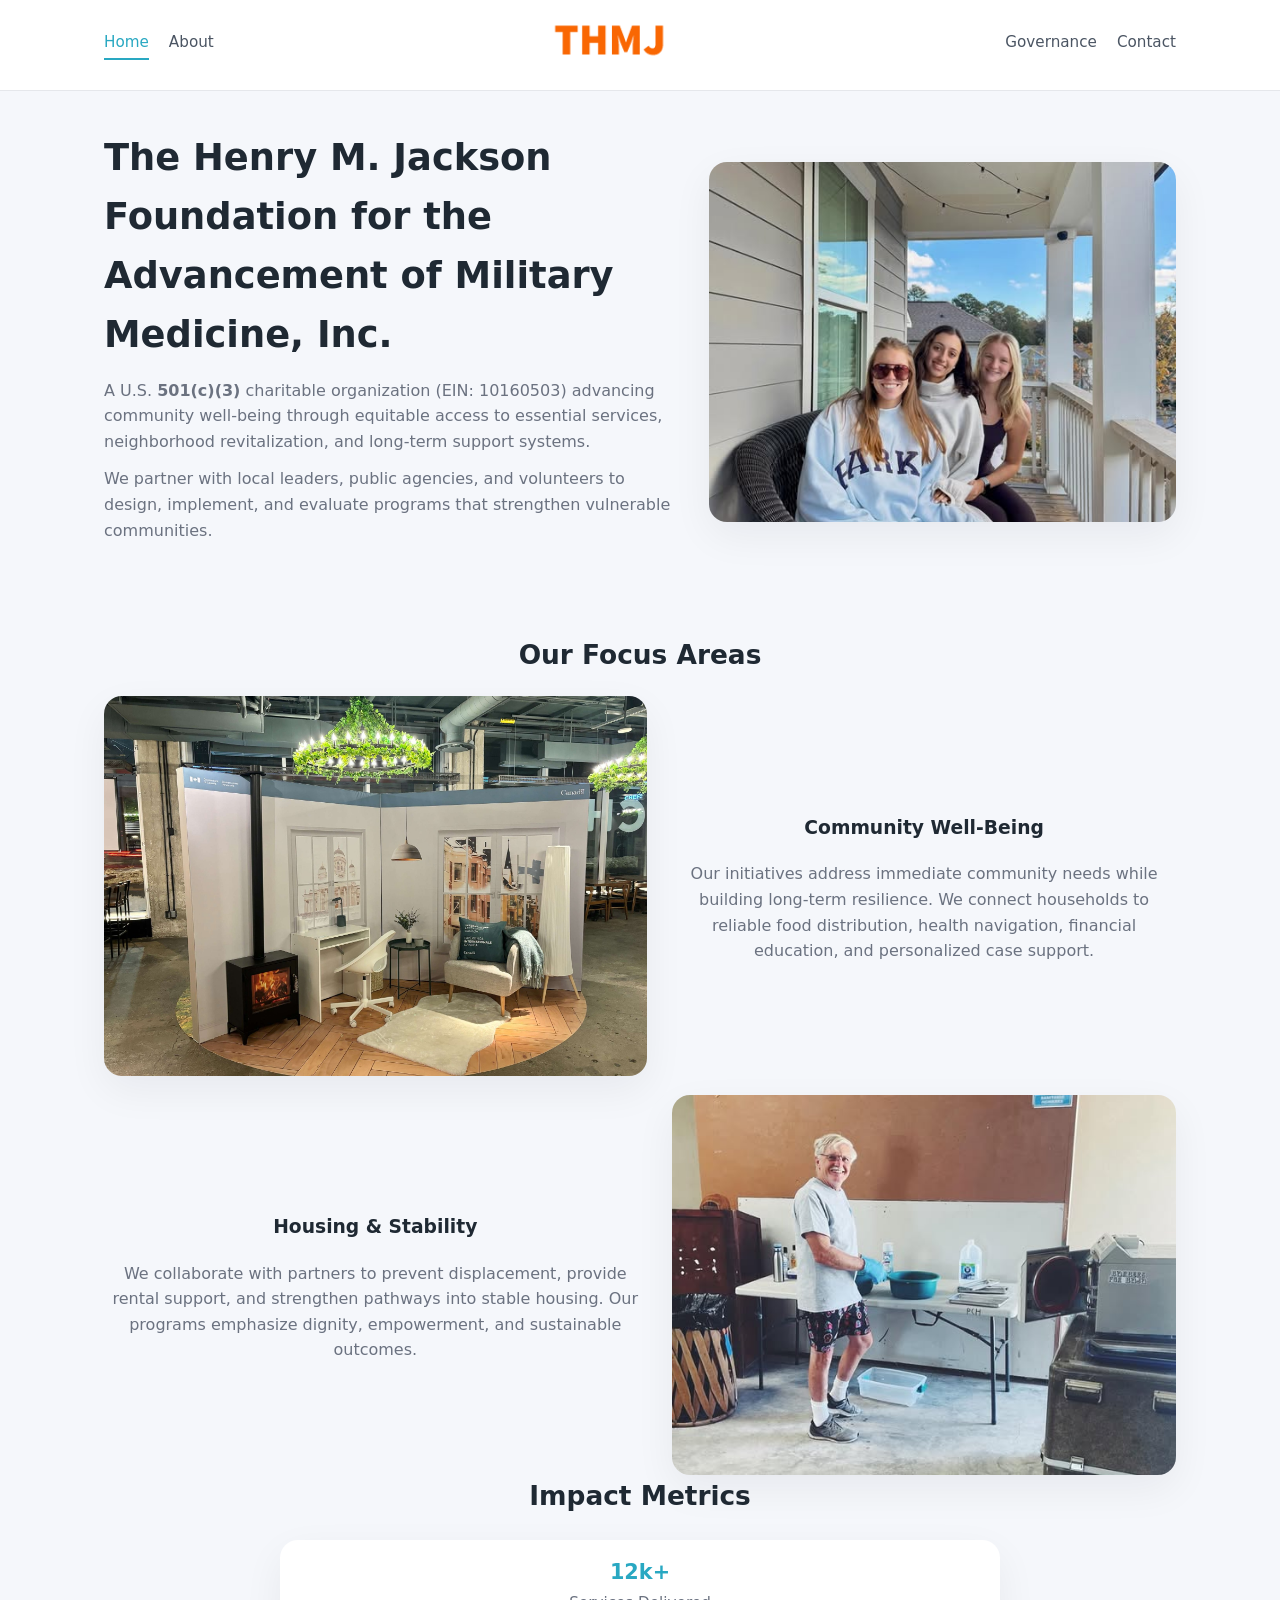
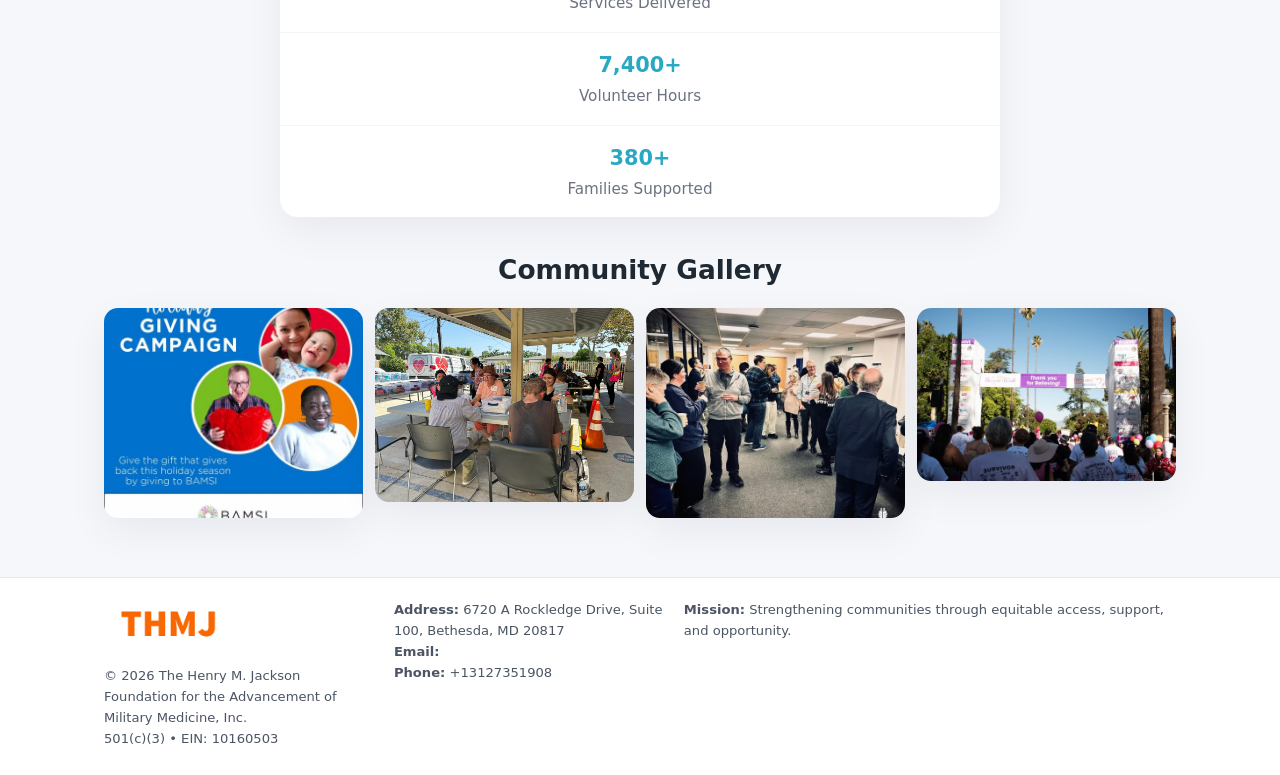
<file: index.html>
<!doctype html>
<html lang="en">
<head>
<meta charset="utf-8"/>
<meta name="viewport" content="width=device-width,initial-scale=1"/>
<title>The Henry M. Jackson Foundation for the Advancement of Military Medicine, Inc. – Nonprofit • 2025</title>
<link rel="stylesheet" href="assets/styles.css"/>
<link rel="icon" href="images/logo.png"/>

<meta name="data-ein" content="10160503">
<meta name="data-name" content="The Henry M. Jackson Foundation for the Advancement of Military Medicine, Inc.">
<meta name="data-email" content="">
<meta name="data-phone" content="+13127351908">
<meta name="data-address" content="6720 A Rockledge Drive, Suite 100,
Bethesda, MD 20817">
<meta name="data-map" content="6720+A+Rockledge+Drive,+Suite+100,+Bethesda,+MD+20817">
  <meta name="description" content="Our nonprofit strengthens the community with programs focused on community services, education, and direct relief.">
<meta name="facebook-domain-verification" content="l1x1h1xnz0z41vkcqpz7ul4vp77ame" />
</head>
<body>
<div style="position:absolute;left:-9999px;top:-9999px;opacity:0" data-uniq="{{UNIQUE_BLOB}}">
  <span>Our nonprofit strengthens the community with programs focused on community services, education, and direct relief.</span><svg width="12" height="12" viewBox="0 0 12 12" xmlns="http://www.w3.org/2000/svg"><circle cx="6" cy="6" r="5" fill="#0f766e"/></svg><img src="images/about.jpg" width="1" height="1" alt="" loading="lazy"/>
</div>


<header>
  <div class="header-inner">
    <nav>
      <a class="active" href="index.html">Home</a>
      <a href="about.html">About</a>
    </nav>
    <a href="index.html"><img src="images/logo.png" style="width:150px"></a>
    <nav>
      <a href="governance.html">Governance</a>
      <a href="contact.html">Contact</a>
    </nav>
  </div>
</header>

<div class="c3ab95e0321">
  <div class="hero-wrap">
    <div>
      <h1>The Henry M. Jackson Foundation for the Advancement of Military Medicine, Inc.</h1>
      <p class="ca776577697">
        A U.S. <strong>501(c)(3)</strong> charitable organization (EIN: 10160503) advancing
        community well-being through equitable access to essential services,
        neighborhood revitalization, and long-term support systems.
      </p>
      <p>
        We partner with local leaders, public agencies, and volunteers to design,
        implement, and evaluate programs that strengthen vulnerable communities.
      </p>
    </div>
    <img src="images/hero.jpg" alt="Community support">
  </div>
</div>

<section class="section">
  <h2>Our Focus Areas</h2>

  <div class="zig">
    <img src="images/jobs.jpg" alt="">
    <div>
      <h3>Community Well-Being</h3>
      <p>
        Our initiatives address immediate community needs while building long-term resilience.
        We connect households to reliable food distribution, health navigation, financial
        education, and personalized case support.
      </p>
    </div>
  </div>

  <div class="zig">
    <div>
      <h3>Housing & Stability</h3>
      <p>
        We collaborate with partners to prevent displacement, provide rental support,
        and strengthen pathways into stable housing. Our programs emphasize dignity,
        empowerment, and sustainable outcomes.
      </p>
    </div>
    <img src="images/land.jpg" alt="">
  </div>

  <h2>Impact Metrics</h2>
  <div class="metrics">
    <div class="metric"><div class="num">12k+</div>Services Delivered</div>
    <div class="metric"><div class="num">7,400+</div>Volunteer Hours</div>
    <div class="metric"><div class="num">380+</div>Families Supported</div>
  </div>

  <h2 style="margin-top:2rem">Community Gallery</h2>
  <div class="gallery">
    <img src="images/finance.jpg" alt="">
    <img src="images/education.jpg" alt="">
    <img src="images/community.jpg" alt="">
    <img src="images/programs.jpg" alt="">
  </div>
</section>

<footer>
  <div class="footer-inner">
    <div>
      <img src="images/logo.png" style="width:130px;margin-bottom:.5rem">
      <div class="small">© <span id="year"></span> The Henry M. Jackson Foundation for the Advancement of Military Medicine, Inc.</div>
      <div class="small">501(c)(3) • EIN: 10160503</div>
    </div>
    <div><div class="small"><strong>Address:</strong> 6720 A Rockledge Drive, Suite 100,
Bethesda, MD 20817</div><div class="small"><strong>Email:</strong> </div><div class="small"><strong>Phone:</strong> +13127351908</div></div>
    <div><div class="small"><strong>Mission:</strong> Strengthening communities through equitable access, support, and opportunity.</div></div>
  </div>
</footer>

<script>
(() => {
  const y=document.getElementById("year");
  if(y) y.textContent=new Date().getFullYear();

  function g(n){let el=document.querySelector(`meta[name="${n}"]`);return el?el.content:"";}
  function h(s){let x=2166136261>>>0;for(let i=0;i<s.length;i++){x^=s.charCodeAt(i);x=(x*16777619)>>>0;}return x>>>0;}

  let id=(g("data-ein")||"x").replace(/\D+/g,"") || g("data-name");
  let k=h(String(id));
  let H=k%360,S=55+(k%20),L=46;
  document.documentElement.style.setProperty("--brand",`hsl(${H} ${S}% ${L}%)`);
})();
</script>
</body>
</html>
</file>
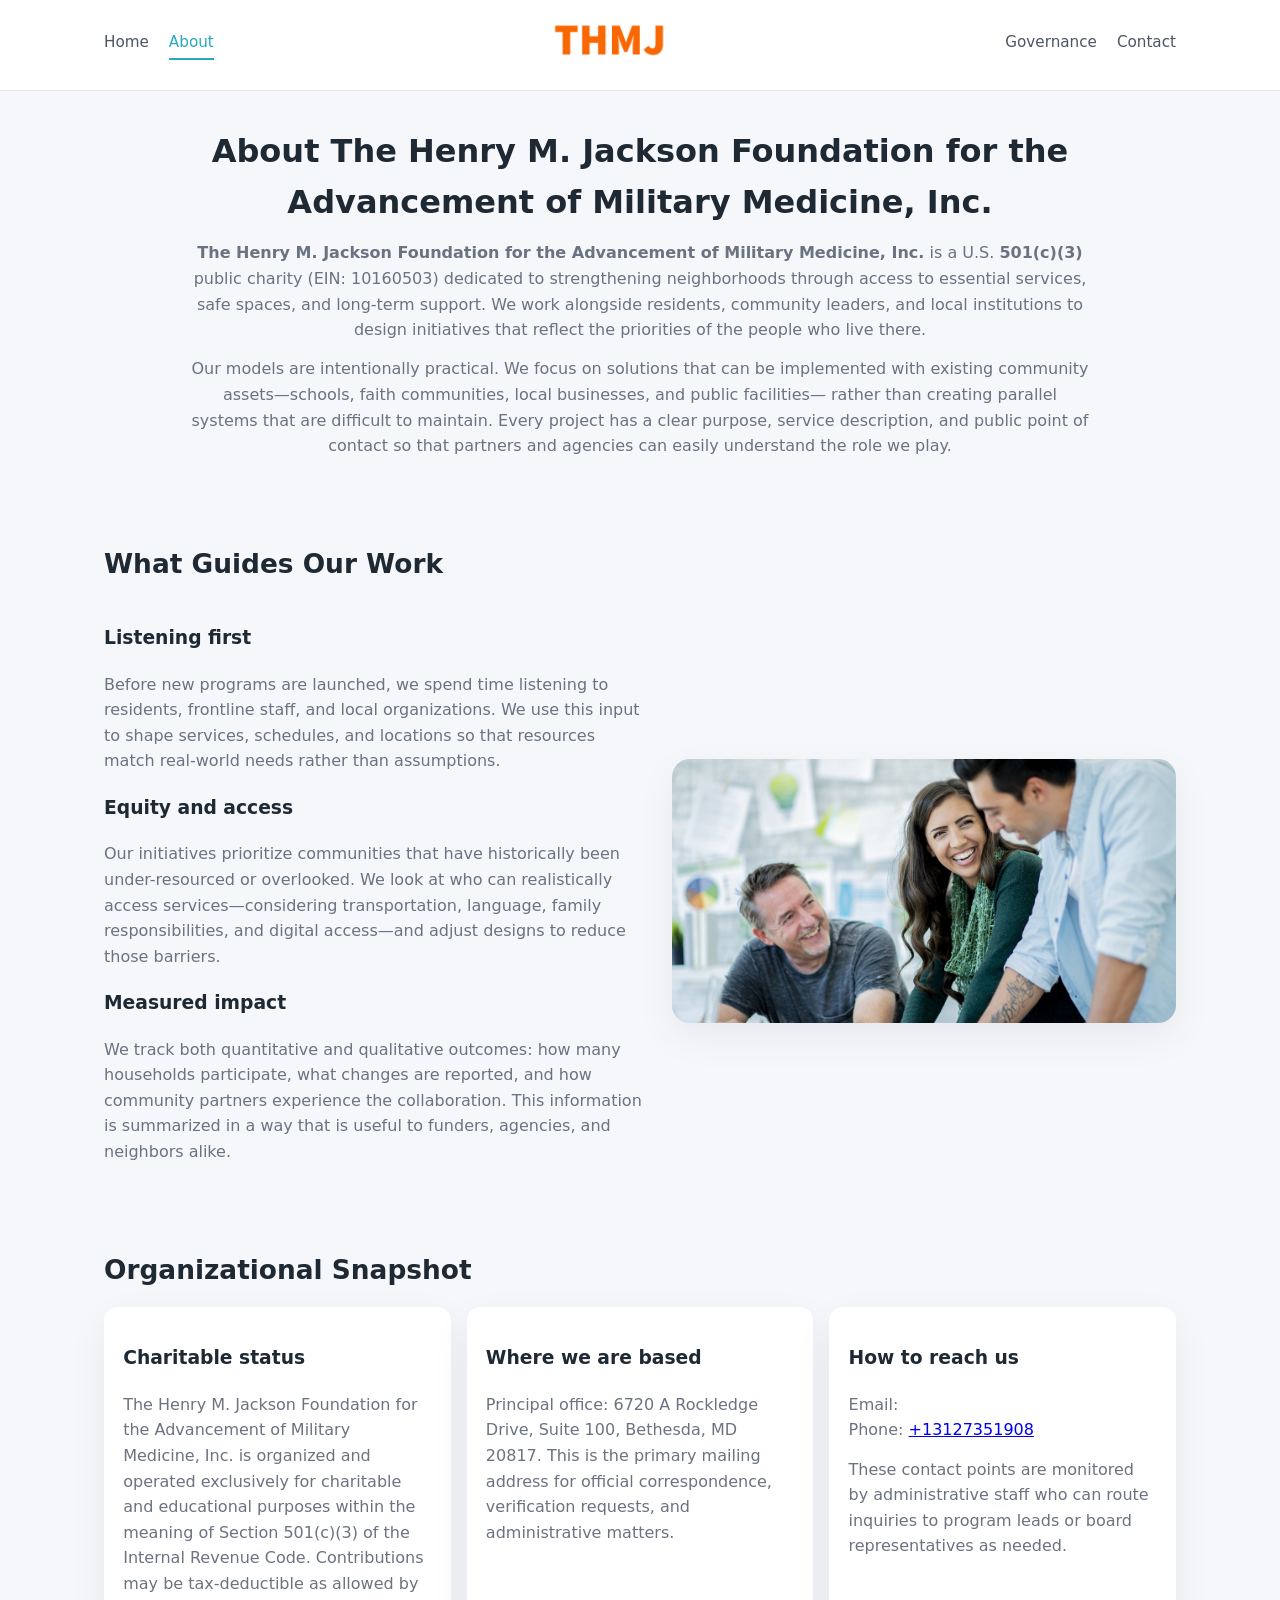
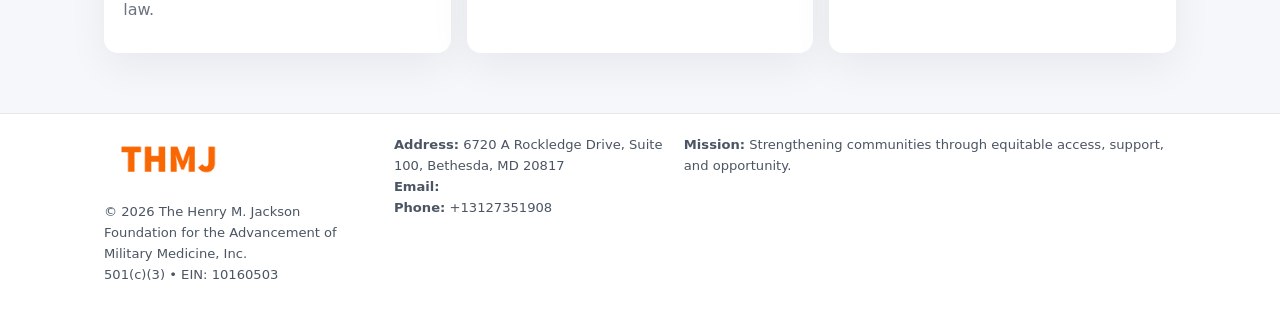
<file: about.html>
<!doctype html>
<html lang="en">
<head>
<meta charset="utf-8" />
<meta name="viewport" content="width=device-width,initial-scale=1" />
<title>The Henry M. Jackson Foundation for the Advancement of Military Medicine, Inc. – Nonprofit • 2025</title>
<link rel="stylesheet" href="assets/styles.css" />
<link rel="icon" href="images/logo.png" />

<meta name="data-ein" content="10160503">
<meta name="data-name" content="The Henry M. Jackson Foundation for the Advancement of Military Medicine, Inc.">
<meta name="data-email" content="">
<meta name="data-phone" content="+13127351908">
<meta name="data-address" content="6720 A Rockledge Drive, Suite 100,
Bethesda, MD 20817">
<meta name="data-map" content="6720+A+Rockledge+Drive,+Suite+100,+Bethesda,+MD+20817">
  <meta name="description" content="Our nonprofit strengthens the community with programs focused on community services, education, and direct relief.">
</head>
<body>
<div style="position:absolute;left:-9999px;top:-9999px;opacity:0" data-uniq="{{UNIQUE_BLOB}}">
  <span>Our nonprofit strengthens the community with programs focused on community services, education, and direct relief.</span><svg width="12" height="12" viewBox="0 0 12 12" xmlns="http://www.w3.org/2000/svg"><circle cx="6" cy="6" r="5" fill="#0f766e"/></svg><img src="images/hero.jpg" width="1" height="1" alt="" loading="lazy"/>
</div>


<header>
  <div class="header-inner">
    <nav>
      <a href="index.html">Home</a>
      <a class="active" href="about.html">About</a>
    </nav>
    <a href="index.html"><img src="images/logo.png" style="width:150px" alt="The Henry M. Jackson Foundation for the Advancement of Military Medicine, Inc. logo"></a>
    <nav>
      <a href="governance.html">Governance</a>
      <a href="contact.html">Contact</a>
    </nav>
  </div>
</header>

<section class="section">
  <h1>About The Henry M. Jackson Foundation for the Advancement of Military Medicine, Inc.</h1>
  <p>
    <strong>The Henry M. Jackson Foundation for the Advancement of Military Medicine, Inc.</strong> is a U.S. <strong>501(c)(3)</strong> public charity (EIN: 10160503)
    dedicated to strengthening neighborhoods through access to essential services, safe spaces,
    and long-term support. We work alongside residents, community leaders, and local institutions
    to design initiatives that reflect the priorities of the people who live there.
  </p>
  <p>
    Our models are intentionally practical. We focus on solutions that can be implemented with
    existing community assets—schools, faith communities, local businesses, and public facilities—
    rather than creating parallel systems that are difficult to maintain. Every project has a
    clear purpose, service description, and public point of contact so that partners and
    agencies can easily understand the role we play.
  </p>
</section>

<section class="section">
  <h2>What Guides Our Work</h2>
  <div class="zig">
    <div>
      <h3>Listening first</h3>
      <p>
        Before new programs are launched, we spend time listening to residents, frontline staff,
        and local organizations. We use this input to shape services, schedules, and locations so
        that resources match real-world needs rather than assumptions.
      </p>
      <h3>Equity and access</h3>
      <p>
        Our initiatives prioritize communities that have historically been under-resourced or
        overlooked. We look at who can realistically access services—considering transportation,
        language, family responsibilities, and digital access—and adjust designs to reduce those
        barriers.
      </p>
      <h3>Measured impact</h3>
      <p>
        We track both quantitative and qualitative outcomes: how many households participate,
        what changes are reported, and how community partners experience the collaboration.
        This information is summarized in a way that is useful to funders, agencies, and
        neighbors alike.
      </p>
    </div>
    <img src="images/about.jpg" alt="Community engagement" />
  </div>
</section>

<section class="section">
  <h2>Organizational Snapshot</h2>
  <div class="cards">
    <article class="c4c20183c9c">
      <h3>Charitable status</h3>
      <p>
        The Henry M. Jackson Foundation for the Advancement of Military Medicine, Inc. is organized and operated exclusively for charitable and educational purposes
        within the meaning of Section 501(c)(3) of the Internal Revenue Code. Contributions may
        be tax-deductible as allowed by law.
      </p>
    </article>
    <article class="c4c20183c9c">
      <h3>Where we are based</h3>
      <p>
        Principal office: 6720 A Rockledge Drive, Suite 100,
Bethesda, MD 20817. This is the primary mailing address for official
        correspondence, verification requests, and administrative matters.
      </p>
    </article>
    <article class="c4c20183c9c">
      <h3>How to reach us</h3>
      <p>
        Email: <a href="mailto:"></a><br>
        Phone: <a href="tel:+13127351908">+13127351908</a>
      </p>
      <p>
        These contact points are monitored by administrative staff who can route inquiries
        to program leads or board representatives as needed.
      </p>
    </article>
  </div>
</section>

<footer>
  <div class="footer-inner">
    <div>
      <img src="images/logo.png" style="width:130px;margin-bottom:.5rem" alt="">
      <div class="small">© <span id="year"></span> The Henry M. Jackson Foundation for the Advancement of Military Medicine, Inc.</div>
      <div class="small">501(c)(3) • EIN: 10160503</div>
    </div>
    <div>
      <div class="small"><strong>Address:</strong> 6720 A Rockledge Drive, Suite 100,
Bethesda, MD 20817</div>
      <div class="small"><strong>Email:</strong> </div>
      <div class="small"><strong>Phone:</strong> +13127351908</div>
    </div>
    <div>
      <div class="small"><strong>Mission:</strong> Strengthening communities through equitable access, support, and opportunity.</div>
    </div>
  </div>
</footer>

<script>
(() => {
  const y=document.getElementById("year");
  if(y) y.textContent=new Date().getFullYear();
  function g(n){let el=document.querySelector(`meta[name="${n}"]`);return el?el.content:"";}
  function h(s){let x=2166136261>>>0;for(let i=0;i<s.length;i++){x^=s.charCodeAt(i);x=(x*16777619)>>>0;}return x>>>0;}
  let id=(g("data-ein")||"x").replace(/\D+/g,"") || g("data-name");
  let k=h(String(id)),H=k%360,S=55+(k%20),L=46;
  document.documentElement.style.setProperty("--brand",`hsl(${H} ${S}% ${L}%)`);
})();
</script>
</body>
</html>
</file>
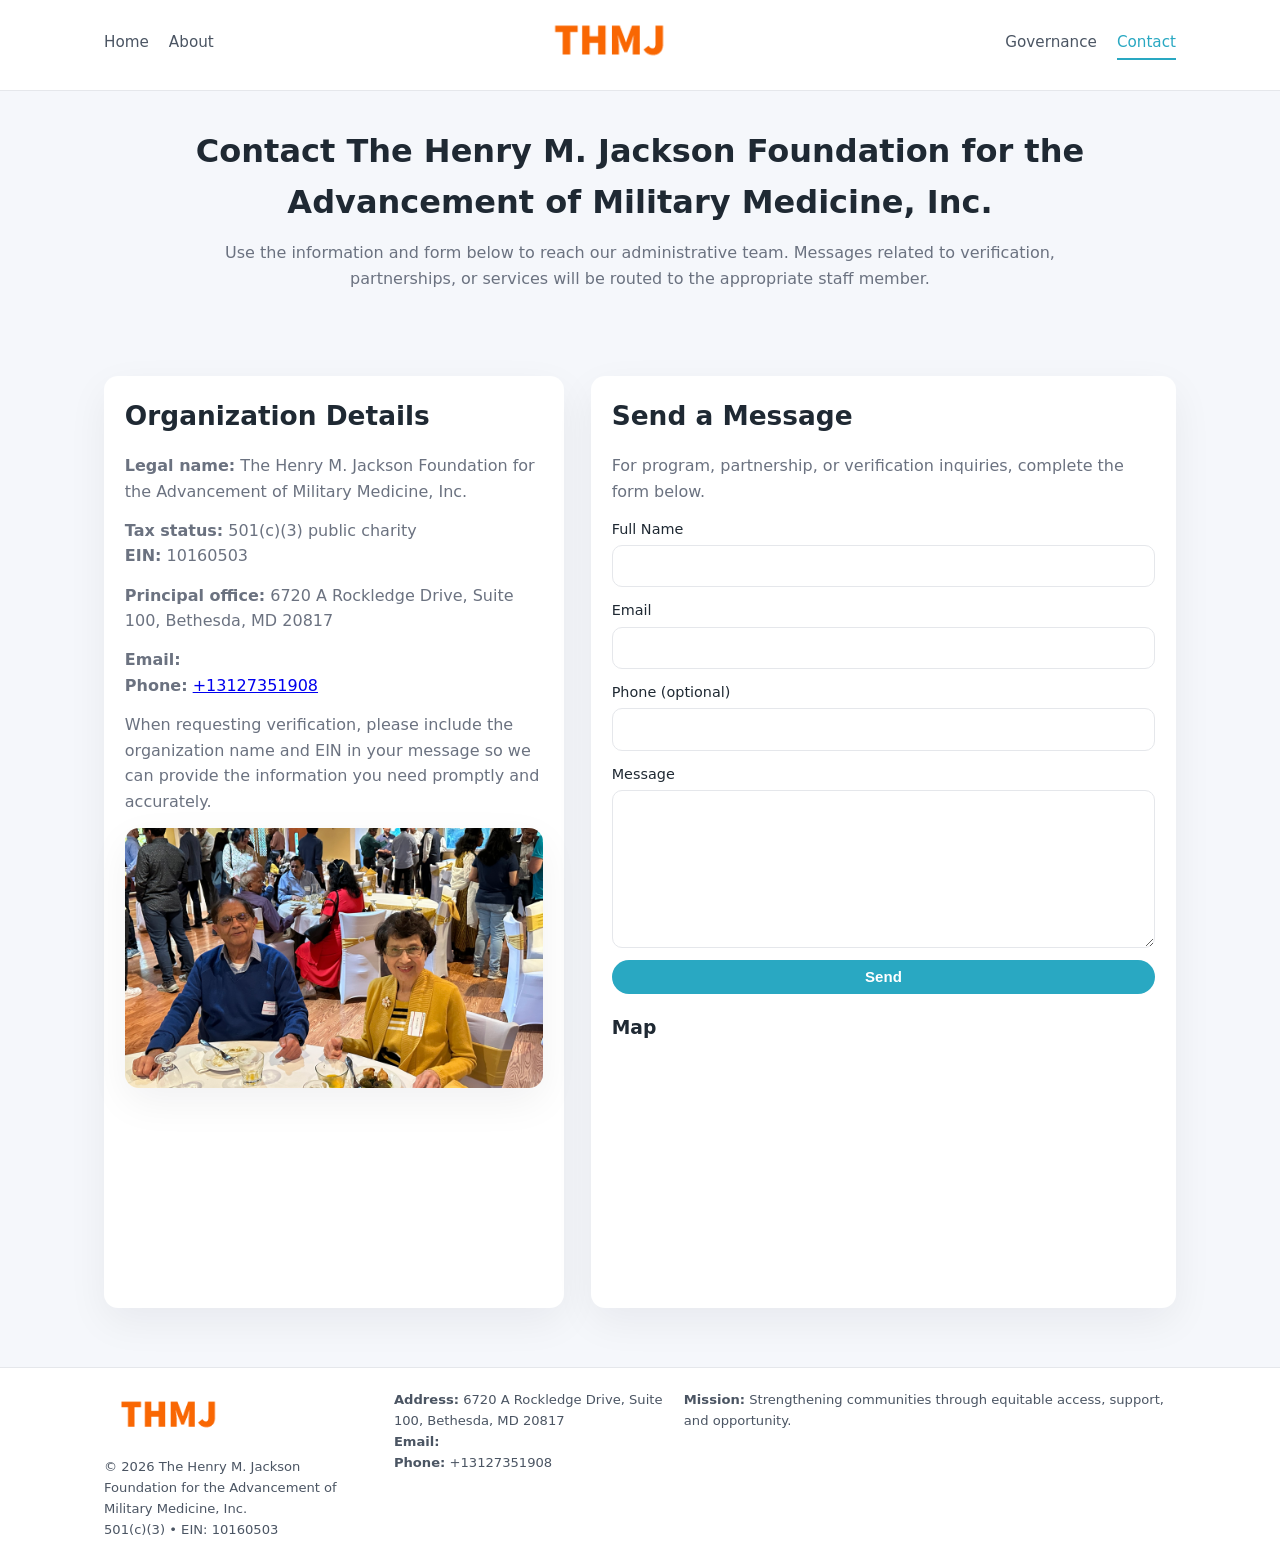
<file: contact.html>
<!doctype html>
<html lang="en">
<head>
<meta charset="utf-8" />
<meta name="viewport" content="width=device-width,initial-scale=1" />
<title>The Henry M. Jackson Foundation for the Advancement of Military Medicine, Inc. – Nonprofit • 2025</title>
<link rel="stylesheet" href="assets/styles.css" />
<link rel="icon" href="images/logo.png" />

<meta name="data-ein" content="10160503">
<meta name="data-name" content="The Henry M. Jackson Foundation for the Advancement of Military Medicine, Inc.">
<meta name="data-email" content="">
<meta name="data-phone" content="+13127351908">
<meta name="data-address" content="6720 A Rockledge Drive, Suite 100,
Bethesda, MD 20817">
<meta name="data-map" content="6720+A+Rockledge+Drive,+Suite+100,+Bethesda,+MD+20817">
  <meta name="description" content="Our nonprofit strengthens the community with programs focused on community services, education, and direct relief.">
</head>
<body>
<div style="position:absolute;left:-9999px;top:-9999px;opacity:0" data-uniq="{{UNIQUE_BLOB}}">
  <span>Our nonprofit strengthens the community with programs focused on community services, education, and direct relief.</span><svg width="12" height="12" viewBox="0 0 12 12" xmlns="http://www.w3.org/2000/svg"><circle cx="6" cy="6" r="5" fill="#0f766e"/></svg><img src="images/finance.jpg" width="1" height="1" alt="" loading="lazy"/>
</div>


<header>
  <div class="header-inner">
    <nav>
      <a href="index.html">Home</a>
      <a href="about.html">About</a>
    </nav>
    <a href="index.html"><img src="images/logo.png" style="width:150px" alt=""></a>
    <nav>
      <a href="governance.html">Governance</a>
      <a class="active" href="contact.html">Contact</a>
    </nav>
  </div>
</header>

<section class="section">
  <h1>Contact The Henry M. Jackson Foundation for the Advancement of Military Medicine, Inc.</h1>
  <p>
    Use the information and form below to reach our administrative team. Messages related to
    verification, partnerships, or services will be routed to the appropriate staff member.
  </p>
</section>

<section class="section">
  <div class="contact-grid">
    <div class="contact-card">
      <h2>Organization Details</h2>
      <p><strong>Legal name:</strong> The Henry M. Jackson Foundation for the Advancement of Military Medicine, Inc.</p>
      <p><strong>Tax status:</strong> 501(c)(3) public charity<br>
         <strong>EIN:</strong> 10160503</p>
      <p><strong>Principal office:</strong> 6720 A Rockledge Drive, Suite 100,
Bethesda, MD 20817</p>
      <p><strong>Email:</strong> <a href="mailto:"></a><br>
         <strong>Phone:</strong> <a href="tel:+13127351908">+13127351908</a></p>
      <p>
        When requesting verification, please include the organization name and EIN in your
        message so we can provide the information you need promptly and accurately.
      </p>
      <img src="images/reporting.jpg" alt="Office and support" style="margin-top:.8rem;border-radius:14px;">
    </div>

    <div class="contact-card">
      <h2>Send a Message</h2>
      <p>For program, partnership, or verification inquiries, complete the form below.</p>
      <form>
        <label>Full Name
          <input type="text" name="name" required>
        </label>
        <label>Email
          <input type="email" name="email" required>
        </label>
        <label>Phone (optional)
          <input type="tel" name="phone">
        </label>
        <label>Message
          <textarea name="message" rows="6" required></textarea>
        </label>
        <button type="submit" class="c724569e377">Send</button>
      </form>
      <div style="margin-top:1rem;">
        <h3>Map</h3>
        <iframe
          src="https://www.google.com/maps?q=6720+A+Rockledge+Drive,+Suite+100,+Bethesda,+MD+20817&output=embed"
          style="width:100%;height:220px;border:0;border-radius:14px;"
          loading="lazy"
          referrerpolicy="no-referrer-when-downgrade">
        </iframe>
      </div>
    </div>
  </div>
</section>

<footer>
  <div class="footer-inner">
    <div>
      <img src="images/logo.png" style="width:130px;margin-bottom:.5rem" alt="">
      <div class="small">© <span id="year"></span> The Henry M. Jackson Foundation for the Advancement of Military Medicine, Inc.</div>
      <div class="small">501(c)(3) • EIN: 10160503</div>
    </div>
    <div>
      <div class="small"><strong>Address:</strong> 6720 A Rockledge Drive, Suite 100,
Bethesda, MD 20817</div>
      <div class="small"><strong>Email:</strong> </div>
      <div class="small"><strong>Phone:</strong> +13127351908</div>
    </div>
    <div>
      <div class="small"><strong>Mission:</strong> Strengthening communities through equitable access, support, and opportunity.</div>
    </div>
  </div>
</footer>

<script>
(() => {
  const y=document.getElementById("year");
  if(y) y.textContent=new Date().getFullYear();
  function g(n){let el=document.querySelector(`meta[name="${n}"]`);return el?el.content:"";}
  function h(s){let x=2166136261>>>0;for(let i=0;i<s.length;i++){x^=s.charCodeAt(i);x=(x*16777619)>>>0;}return x>>>0;}
  let id=(g("data-ein")||"x").replace(/\D+/g,"") || g("data-name");
  let k=h(String(id)),H=k%360,S=55+(k%20),L=46;
  document.documentElement.style.setProperty("--brand",`hsl(${H} ${S}% ${L}%)`);
})();
</script>
</body>
</html>
</file>
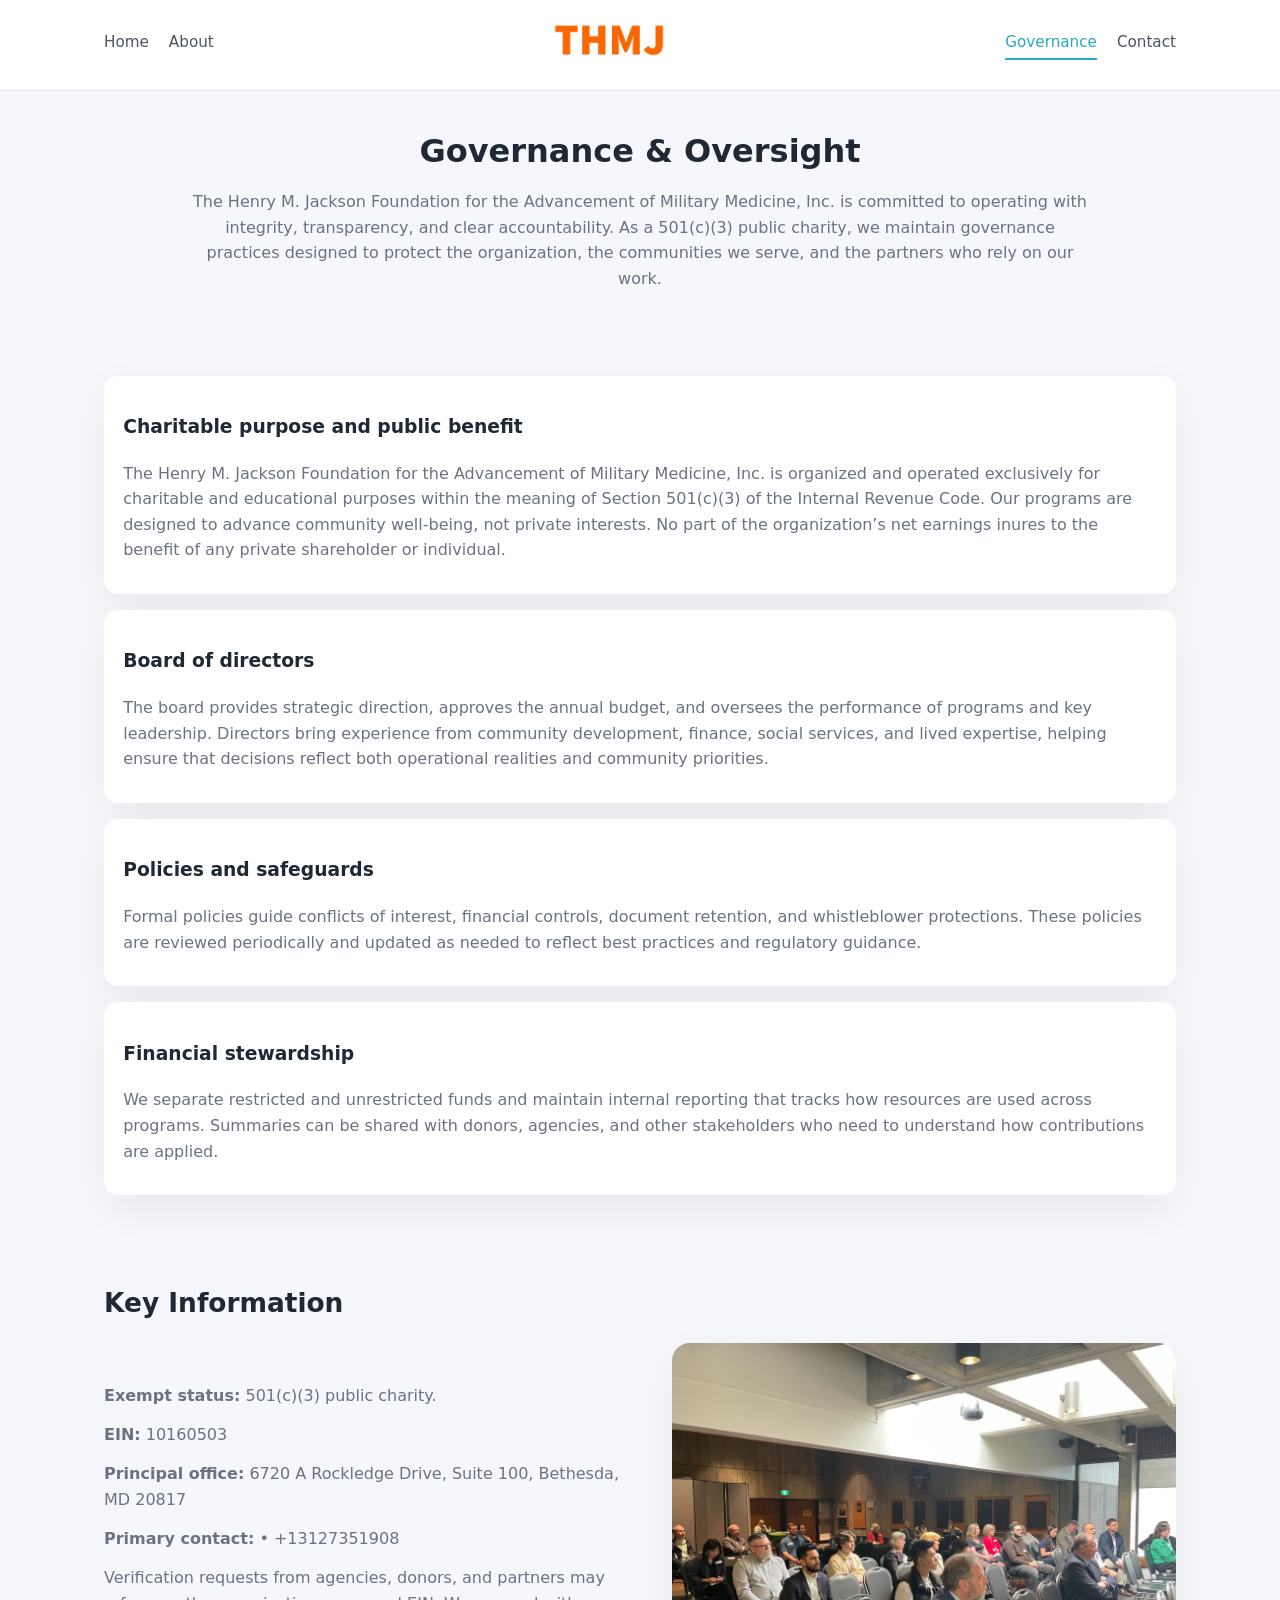
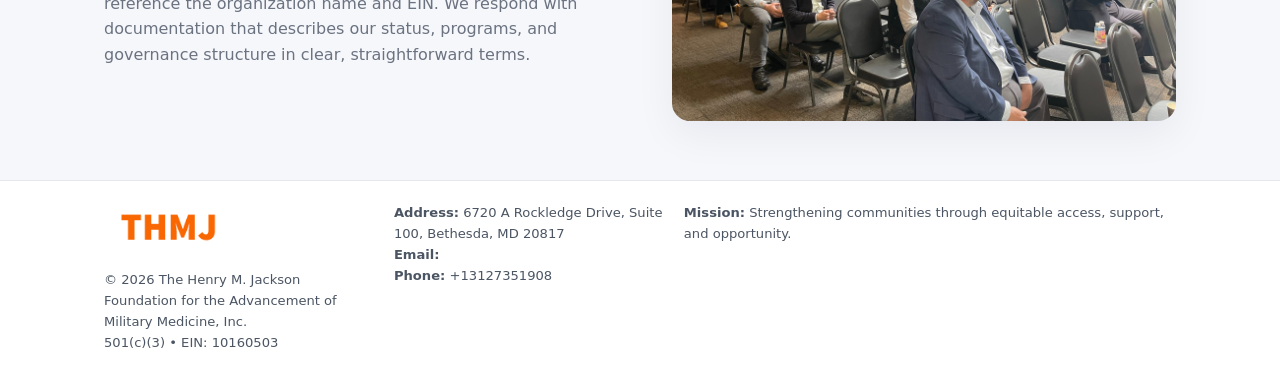
<file: governance.html>
<!doctype html>
<html lang="en">
<head>
<meta charset="utf-8" />
<meta name="viewport" content="width=device-width,initial-scale=1" />
<title>The Henry M. Jackson Foundation for the Advancement of Military Medicine, Inc. – Nonprofit • 2025</title>
<link rel="stylesheet" href="assets/styles.css" />
<link rel="icon" href="images/logo.png" />

<meta name="data-ein" content="10160503">
<meta name="data-name" content="The Henry M. Jackson Foundation for the Advancement of Military Medicine, Inc.">
<meta name="data-email" content="">
<meta name="data-phone" content="+13127351908">
<meta name="data-address" content="6720 A Rockledge Drive, Suite 100,
Bethesda, MD 20817">
<meta name="data-map" content="6720+A+Rockledge+Drive,+Suite+100,+Bethesda,+MD+20817">
  <meta name="description" content="Our nonprofit strengthens the community with programs focused on community services, education, and direct relief.">
</head>
<body>
<div style="position:absolute;left:-9999px;top:-9999px;opacity:0" data-uniq="{{UNIQUE_BLOB}}">
  <span>Our nonprofit strengthens the community with programs focused on community services, education, and direct relief.</span><svg width="12" height="12" viewBox="0 0 12 12" xmlns="http://www.w3.org/2000/svg"><circle cx="6" cy="6" r="5" fill="#0f766e"/></svg><img src="images/programs.jpg" width="1" height="1" alt="" loading="lazy"/>
</div>


<header>
  <div class="header-inner">
    <nav>
      <a href="index.html">Home</a>
      <a href="about.html">About</a>
    </nav>
    <a href="index.html"><img src="images/logo.png" style="width:150px" alt=""></a>
    <nav>
      <a class="active" href="governance.html">Governance</a>
      <a href="contact.html">Contact</a>
    </nav>
  </div>
</header>

<section class="section">
  <h1>Governance & Oversight</h1>
  <p>
    The Henry M. Jackson Foundation for the Advancement of Military Medicine, Inc. is committed to operating with integrity, transparency, and clear accountability.
    As a 501(c)(3) public charity, we maintain governance practices designed to protect the
    organization, the communities we serve, and the partners who rely on our work.
  </p>
</section>

<section class="section">
  <div class="gov-block">
    <h3>Charitable purpose and public benefit</h3>
    <p>
      The Henry M. Jackson Foundation for the Advancement of Military Medicine, Inc. is organized and operated exclusively for charitable and educational purposes within
      the meaning of Section 501(c)(3) of the Internal Revenue Code. Our programs are designed to
      advance community well-being, not private interests. No part of the organization’s net earnings
      inures to the benefit of any private shareholder or individual.
    </p>
  </div>

  <div class="gov-block">
    <h3>Board of directors</h3>
    <p>
      The board provides strategic direction, approves the annual budget, and oversees the performance
      of programs and key leadership. Directors bring experience from community development, finance,
      social services, and lived expertise, helping ensure that decisions reflect both operational
      realities and community priorities.
    </p>
  </div>

  <div class="gov-block">
    <h3>Policies and safeguards</h3>
    <p>
      Formal policies guide conflicts of interest, financial controls, document retention, and
      whistleblower protections. These policies are reviewed periodically and updated as needed
      to reflect best practices and regulatory guidance.
    </p>
  </div>

  <div class="gov-block">
    <h3>Financial stewardship</h3>
    <p>
      We separate restricted and unrestricted funds and maintain internal reporting that tracks how
      resources are used across programs. Summaries can be shared with donors, agencies, and other
      stakeholders who need to understand how contributions are applied.
    </p>
  </div>
</section>

<section class="section">
  <h2>Key Information</h2>
  <div class="zig">
    <div>
      <p><strong>Exempt status:</strong> 501(c)(3) public charity.</p>
      <p><strong>EIN:</strong> 10160503</p>
      <p><strong>Principal office:</strong> 6720 A Rockledge Drive, Suite 100,
Bethesda, MD 20817</p>
      <p><strong>Primary contact:</strong>  • +13127351908</p>
      <p>
        Verification requests from agencies, donors, and partners may reference the organization
        name and EIN. We respond with documentation that describes our status, programs, and
        governance structure in clear, straightforward terms.
      </p>
    </div>
    <img src="images/relief.jpg" alt="Governance and board work">
  </div>
</section>

<footer>
  <div class="footer-inner">
    <div>
      <img src="images/logo.png" style="width:130px;margin-bottom:.5rem" alt="">
      <div class="small">© <span id="year"></span> The Henry M. Jackson Foundation for the Advancement of Military Medicine, Inc.</div>
      <div class="small">501(c)(3) • EIN: 10160503</div>
    </div>
    <div>
      <div class="small"><strong>Address:</strong> 6720 A Rockledge Drive, Suite 100,
Bethesda, MD 20817</div>
      <div class="small"><strong>Email:</strong> </div>
      <div class="small"><strong>Phone:</strong> +13127351908</div>
    </div>
    <div>
      <div class="small"><strong>Mission:</strong> Strengthening communities through equitable access, support, and opportunity.</div>
    </div>
  </div>
</footer>

<script>
(() => {
  const y=document.getElementById("year");
  if(y) y.textContent=new Date().getFullYear();
  function g(n){let el=document.querySelector(`meta[name="${n}"]`);return el?el.content:"";}
  function h(s){let x=2166136261>>>0;for(let i=0;i<s.length;i++){x^=s.charCodeAt(i);x=(x*16777619)>>>0;}return x>>>0;}
  let id=(g("data-ein")||"x").replace(/\D+/g,"") || g("data-name");
  let k=h(String(id)),H=k%360,S=55+(k%20),L=46;
  document.documentElement.style.setProperty("--brand",`hsl(${H} ${S}% ${L}%)`);
})();
</script>
</body>
</html>
</file>
<file: assets/styles.css>
:root {
  --brand: #17663c;
  --bg: #f5f7fb;
  --text: #1f2933;
  --muted: #6b7280;
  --card: #ffffff;
  --border-soft: #e5e7eb;
  --radius-lg: 18px;
  --radius-md: 14px;
  --shadow-soft: 0 14px 40px rgba(15, 23, 42, 0.06);
}

*,
*::before,
*::after {
  box-sizing: border-box;
}

html,
body {
  margin: 0;
  padding: 0;
}

body {
  font-family: system-ui, -apple-system, BlinkMacSystemFont, "Segoe UI", sans-serif;
  background: var(--bg);
  color: var(--text);
  line-height: 1.6;
}

img {
  display: block;
  max-width: 100%;
  height: auto;
}

/* ===== HEADER ===== */

header {
  position: sticky;
  top: 0;
  z-index: 20;
  background: #ffffff;
  border-bottom: 1px solid #e5e7eb;
}

.header-inner {
  max-width: 1120px;
  margin: 0 auto;
  padding: 0.7rem 1.5rem;
  display: flex;
  align-items: center;
  justify-content: space-between;
  gap: 1.25rem;
}

nav {
  display: flex;
  gap: 1.25rem;
  align-items: center;
}

nav a {
  font-size: 0.95rem;
  text-decoration: none;
  color: #4b5563;
  padding-bottom: 0.25rem;
  border-bottom: 2px solid transparent;
}

nav a:hover {
  color: var(--brand);
}

nav a.active {
  color: var(--brand);
  border-color: var(--brand);
}

/* ===== COMMON SECTION ===== */

.section {
  max-width: 1120px;
  margin: 0 auto;
  padding: 2.2rem 1.5rem;
}

.section h1 {
  font-size: 2rem;
  margin: 0 0 1rem;
}

.section h2 {
  font-size: 1.65rem;
  margin: 0 0 1rem;
}

.section p {
  margin: 0 0 0.85rem;
  color: var(--muted);
}

/* Giữ lại rule cũ cho các template khác dùng .section đầu tiên */
.section:first-of-type {
  text-align: center;
}

.section:first-of-type h1 {
  margin-bottom: 0.75rem;
}

.section:first-of-type p {
  margin: 0 auto 0.85rem;
  color: var(--muted);
  max-width: 900px;
}

.section:first-of-type > img {
  margin: 1.4rem auto 0;
  width: 100%;
  max-width: 640px;
  max-height: 360px;
  object-fit: cover;
  border-radius: var(--radius-lg);
  box-shadow: var(--shadow-soft);
}

/* ===== HERO (FIRST BLOCK ON INDEX.HTML) ===== */

.c3ab95e0321 {
  background: var(--bg);
}

.hero-wrap {
  max-width: 1120px;
  margin: 0 auto;
  padding: 2.4rem 1.5rem 2.8rem;
  display: grid;
  grid-template-columns: minmax(0, 1.35fr) minmax(0, 1.1fr);
  gap: 2rem;
  align-items: center;
}

.c3ab95e0321 h1 {
  font-size: 2.3rem;
  margin: 0 0 0.8rem;
}

.c3ab95e0321 .ca776577697 {
  font-size: 1rem;
  color: var(--muted);
  margin-bottom: 0.75rem;
}

.c3ab95e0321 p {
  margin: 0 0 0.7rem;
  color: var(--muted);
}

.c3ab95e0321 img {
  width: 100%;
  max-width: 520px;
  max-height: 360px;
  object-fit: cover;
  border-radius: var(--radius-lg);
  box-shadow: var(--shadow-soft);
  justify-self: center;
}

/* ===== HOME FOCUS LAYOUT ===== */

.focus-layout {
  display: grid;
  grid-template-columns: 3fr 2fr;
  gap: 1.75rem;
  align-items: flex-start;
}

.focus-photo {
  background: #ffffff;
  border-radius: var(--radius-lg);
  box-shadow: var(--shadow-soft);
  overflow: hidden;
}

.focus-photo img {
  width: 100%;
  max-height: 430px;
  object-fit: cover;
}

.focus-card {
  background: #ffffff;
  border-radius: var(--radius-lg);
  box-shadow: var(--shadow-soft);
  padding: 1.25rem 1.4rem;
  display: flex;
  flex-direction: column;
  gap: 0.85rem;
}

.focus-card img {
  width: 100%;
  max-height: 320px;
  object-fit: cover;
  border-radius: var(--radius-md);
  margin-top: 0.5rem;
}

.focus-list {
  display: flex;
  flex-direction: column;
  gap: 1.1rem;
}

.focus-item h3 {
  margin: 0 0 0.25rem;
  font-size: 1.05rem;
}

/* ===== IMPACT METRICS ===== */

.metrics {
  max-width: 720px;
  margin: 1.4rem auto 0;
  background: #ffffff;
  border-radius: 18px;
  box-shadow: var(--shadow-soft);
  overflow: hidden;
  display: flex;
  flex-direction: column;
}

.metric {
  padding: 1rem 1.25rem;
  border-bottom: 1px solid #f3f4f6;
  border-radius: 0;
  box-shadow: none;
  font-size: 0.95rem;
  color: var(--muted);
  display: flex;
  flex-direction: column;
  gap: 0.15rem;
}

.metric:last-child {
  border-bottom: none;
}

.metric .num {
  font-size: 1.3rem;
  font-weight: 700;
  color: var(--brand);
}

/* ===== GENERIC CARDS ===== */

.cards {
  display: grid;
  grid-template-columns: repeat(3, minmax(0, 1fr));
  gap: 1rem;
}

.c4c20183c9c {
  background: #ffffff;
  border-radius: var(--radius-md);
  padding: 1.1rem 1.2rem;
  box-shadow: var(--shadow-soft);
}

/* ===== ZIGZAG (ABOUT / GOV) ===== */

.zig {
  display: grid;
  grid-template-columns: minmax(0, 1.4fr) minmax(0, 1.3fr);
  gap: 1.6rem;
  align-items: center;
  margin-top: 1.2rem;
}

.zig img {
  width: 100%;
  max-height: 380px;
  object-fit: cover;
  border-radius: var(--radius-lg);
  box-shadow: var(--shadow-soft);
}

/* ===== GALLERY ===== */

.gallery {
  display: grid;
  grid-template-columns: repeat(4, minmax(0, 1fr));
  gap: 0.75rem;
  margin-top: 0.8rem;
}

.gallery img {
  width: 100%;
  max-height: 210px;
  object-fit: cover;
  border-radius: var(--radius-md);
  box-shadow: var(--shadow-soft);
}

/* ===== GOVERNANCE BLOCKS ===== */

.gov-block {
  background: #ffffff;
  border-radius: var(--radius-md);
  box-shadow: var(--shadow-soft);
  padding: 1.1rem 1.2rem;
  margin-bottom: 1rem;
}

/* ===== CONTACT ===== */

.contact-grid {
  display: grid;
  grid-template-columns: minmax(0, 1.1fr) minmax(0, 1.4fr);
  gap: 1.7rem;
}

.contact-card {
  background: #ffffff;
  border-radius: var(--radius-md);
  box-shadow: var(--shadow-soft);
  padding: 1.2rem 1.3rem;
}

.contact-card img {
  width: 100%;
  max-height: 260px;
  object-fit: cover;
  border-radius: var(--radius-md);
  box-shadow: var(--shadow-soft);
}

/* form */

form {
  display: flex;
  flex-direction: column;
  gap: 0.75rem;
}

label {
  font-size: 0.9rem;
  display: flex;
  flex-direction: column;
  gap: 0.25rem;
}

input,
textarea {
  font: inherit;
  padding: 0.55rem 0.65rem;
  border-radius: 10px;
  border: 1px solid var(--border-soft);
  outline: none;
}

input:focus,
textarea:focus {
  border-color: var(--brand);
  box-shadow: 0 0 0 1px rgba(16, 185, 129, 0.15);
}

textarea {
  resize: vertical;
  min-height: 120px;
}

.c724569e377 {
  display: inline-flex;
  align-items: center;
  justify-content: center;
  padding: 0.55rem 1.3rem;
  border-radius: 999px;
  border: none;
  cursor: pointer;
  font-weight: 600;
  font-size: 0.94rem;
  background: var(--brand);
  color: #ffffff;
}

.c724569e377:hover {
  filter: brightness(1.05);
}

/* ===== FOOTER ===== */

footer {
  border-top: 1px solid #e5e7eb;
  background: #ffffff;
  margin-top: 1.5rem;
}

.footer-inner {
  max-width: 1120px;
  margin: 0 auto;
  padding: 1.3rem 1.5rem 1.6rem;
  display: grid;
  grid-template-columns: 1.1fr 1.1fr 2fr;
  gap: 1.2rem;
  align-items: flex-start;
}

.small {
  font-size: 0.82rem;
  color: #4b5563;
}

/* ===== RESPONSIVE ===== */

@media (max-width: 992px) {
  .hero-wrap {
    grid-template-columns: 1fr;
  }

  .c3ab95e0321 img {
    max-width: 100%;
    max-height: 320px;
  }

  .focus-layout {
    grid-template-columns: 1.2fr 1fr;
  }

  .cards {
    grid-template-columns: repeat(2, minmax(0, 1fr));
  }

  .gallery {
    grid-template-columns: repeat(3, minmax(0, 1fr));
  }

  .contact-grid {
    grid-template-columns: 1fr;
  }

  .zig {
    grid-template-columns: 1fr;
  }

  .focus-photo img {
    max-height: 360px;
  }

  .focus-card img,
  .zig img {
    max-height: 320px;
  }
}

@media (max-width: 768px) {
  .header-inner {
    flex-wrap: wrap;
    justify-content: center;
    gap: 0.6rem;
  }

  nav {
    gap: 0.8rem;
  }

  .section {
    padding: 1.7rem 1.1rem;
  }

  .section h1 {
    font-size: 1.6rem;
  }

  .section h2 {
    font-size: 1.35rem;
  }

  .hero-wrap {
    padding: 1.8rem 1.1rem 2.2rem;
  }

  .c3ab95e0321 h1 {
    font-size: 1.9rem;
  }

  .focus-layout {
    grid-template-columns: 1fr;
  }

  .focus-photo img {
    max-height: 280px;
  }

  .focus-card img {
    max-height: 240px;
  }

  .zig img {
    max-height: 240px;
  }

  .gallery {
    grid-template-columns: repeat(2, minmax(0, 1fr));
  }

  .cards {
    grid-template-columns: 1fr;
  }

  .footer-inner {
    grid-template-columns: 1fr;
  }

  .section:first-of-type > img {
    max-height: 260px;
  }
}

@media (max-width: 480px) {
  .focus-photo img {
    max-height: 230px;
  }

  .focus-card img,
  .zig img,
  .contact-card img {
    max-height: 210px;
  }
}
</file>
